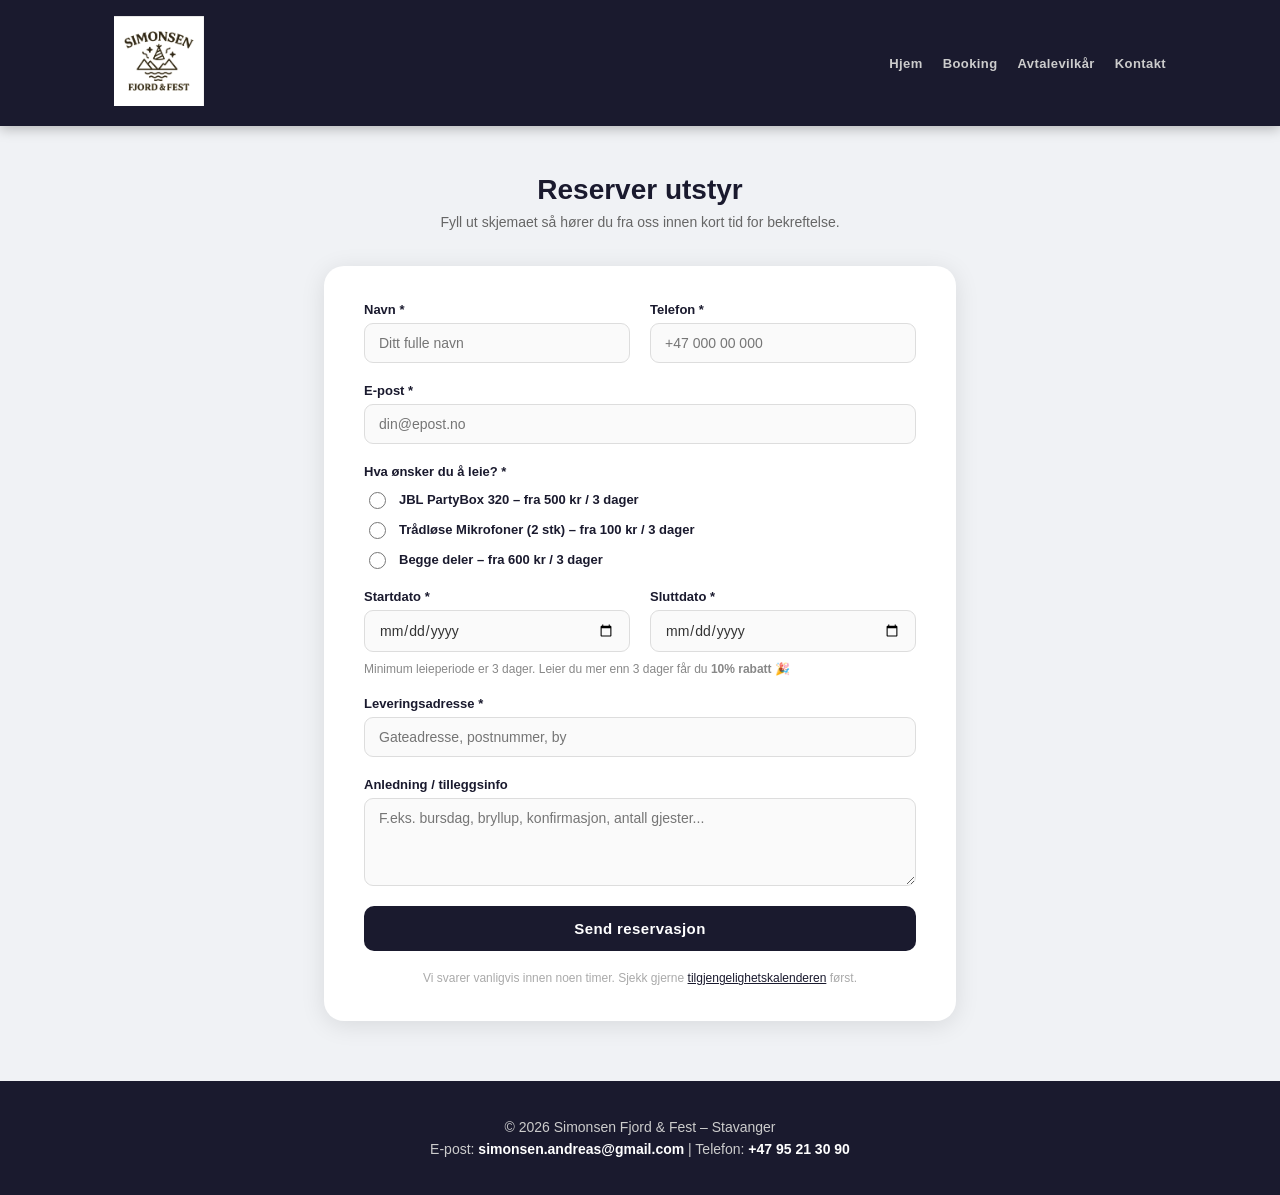
<file: booking.html>
<!DOCTYPE html>
<html lang="no">

<head>
<meta charset="UTF-8">
<meta name="viewport" content="width=device-width, initial-scale=1.0">
<title>Booking – Simonsen Fjord & Fest</title>
<link rel="stylesheet" href="style.css?v=105">
<link rel="icon" type="image/png" href="logo.png">
</head>

<body>

<header>
<div class="header-container">
<a href="index.html">
    <img src="logo.png" alt="Simonsen Fjord & Fest logo" class="logo">
</a>
<nav id="hoved-nav">
    <a href="index.html">Hjem</a>
    <a href="booking.html">Booking</a>
    <a href="vilkar.html">Avtalevilkår</a>
    <a href="index.html#kontakt">Kontakt</a>
    <button class="hamburger" id="hamburger" aria-label="Åpne meny" onclick="toggleMeny()">
        <span></span><span></span><span></span>
    </button>
</nav>
</div>
</header>

<div class="mobil-meny" id="mobil-meny">
<a href="index.html" onclick="lukkMeny()">Hjem</a>
<a href="booking.html" onclick="lukkMeny()">Booking</a>
<a href="vilkar.html" onclick="lukkMeny()">Avtalevilkår</a>
<a href="index.html#kontakt" onclick="lukkMeny()">Kontakt</a>
</div>

<main>
<section class="booking-side">
<h1>Reserver utstyr</h1>
<p class="booking-ingress">Fyll ut skjemaet så hører du fra oss innen kort tid for bekreftelse.</p>

<form class="booking-form" id="bookingForm" onsubmit="sendBooking(event)">

    <div id="feilMelding" style="display:none;background:#fff0f0;border:1px solid #fcc;border-radius:8px;padding:10px 14px;font-size:13px;color:#c00;"></div>

    <div class="form-rad">
        <div class="form-felt">
            <label for="navn">Navn *</label>
            <input type="text" id="navn" name="navn" placeholder="Ditt fulle navn" required>
        </div>
        <div class="form-felt">
            <label for="telefon">Telefon *</label>
            <input type="tel" id="telefon" name="telefon" placeholder="+47 000 00 000" required>
        </div>
    </div>

    <div class="form-felt">
        <label for="epost">E-post *</label>
        <input type="email" id="epost" name="epost" placeholder="din@epost.no" required>
    </div>

    <div class="form-felt">
        <label>Hva ønsker du å leie? *</label>
        <div class="radio-gruppe">
            <label class="radio-valg">
                <input type="radio" name="utstyr" value="JBL PartyBox 320" required onchange="beregnPris()">
                JBL PartyBox 320 – fra 500 kr / 3 dager
            </label>
            <label class="radio-valg">
                <input type="radio" name="utstyr" value="Trådløse Mikrofoner (2 stk)" onchange="beregnPris()">
                Trådløse Mikrofoner (2 stk) – fra 100 kr / 3 dager
            </label>
            <label class="radio-valg">
                <input type="radio" name="utstyr" value="Begge deler" onchange="beregnPris()">
                Begge deler – fra 600 kr / 3 dager
            </label>
        </div>
    </div>

    <div class="form-rad">
        <div class="form-felt">
            <label for="startdato">Startdato *</label>
            <input type="date" id="startdato" name="startdato" required onchange="oppdaterMinSluttdato()">
        </div>
        <div class="form-felt">
            <label for="sluttdato">Sluttdato *</label>
            <input type="date" id="sluttdato" name="sluttdato" required onchange="beregnPris()">
        </div>
    </div>

    <p class="dato-merknad">Minimum leieperiode er 3 dager. Leier du mer enn 3 dager får du <strong>10% rabatt</strong> 🎉</p>

    <div id="pris-boks" class="pris-boks" style="display:none;">
        <div class="pris-linje"><span id="pris-utstyr"></span></div>
        <div class="pris-linje pris-detalj"><span id="pris-dager"></span></div>
        <div class="pris-linje pris-detalj" id="rabatt-linje" style="display:none; color:#28a745;">
            <span id="pris-rabatt"></span>
        </div>
        <div class="pris-total">Estimert pris: <strong id="pris-sum"></strong></div>
        <p class="pris-merknad">Endelig pris bekreftes når vi tar kontakt.</p>
    </div>

    <div class="form-felt">
        <label for="adresse">Leveringsadresse *</label>
        <input type="text" id="adresse" name="adresse" placeholder="Gateadresse, postnummer, by" required>
    </div>

    <div class="form-felt">
        <label for="melding">Anledning / tilleggsinfo</label>
        <textarea id="melding" name="melding" rows="4"
            placeholder="F.eks. bursdag, bryllup, konfirmasjon, antall gjester..."></textarea>
    </div>

    <button type="submit" class="send-btn" id="sendBtn">Send reservasjon</button>

    <p class="form-merknad">
        Vi svarer vanligvis innen noen timer. Sjekk gjerne
        <a href="index.html#kalender">tilgjengelighetskalenderen</a> først.
    </p>
</form>
</section>
</main>

<footer id="kontakt">
<p>© 2026 Simonsen Fjord & Fest – Stavanger</p>
<p>E-post: <a href="mailto:simonsen.andreas@gmail.com">simonsen.andreas@gmail.com</a> | Telefon: <a href="tel:+4795213090">+47 95 21 30 90</a></p>
</footer>

<script>
    /* ── Hamburger ── */
    function toggleMeny() {
        document.getElementById('mobil-meny').classList.toggle('aapen');
        document.getElementById('hamburger').classList.toggle('aapen');
    }
    function lukkMeny() {
        document.getElementById('mobil-meny').classList.remove('aapen');
        document.getElementById('hamburger').classList.remove('aapen');
    }
    document.addEventListener('click', function(e) {
        const meny = document.getElementById('mobil-meny');
        const btn  = document.getElementById('hamburger');
        if (meny.classList.contains('aapen') && !meny.contains(e.target) && !btn.contains(e.target)) lukkMeny();
    });

    /* ── Prisberegning ── */
    const priser = {
        "JBL PartyBox 320":            { helg: 500, uke: 800 },
        "Trådløse Mikrofoner (2 stk)": { helg: 100, uke: 150 },
        "Begge deler":                 { helg: 600, uke: 950 }
    };

    let beregnetPris = "";

    window.addEventListener('DOMContentLoaded', function() {
        const idag = new Date().toISOString().split('T')[0];
        document.getElementById('startdato').min = idag;
    });

    function oppdaterMinSluttdato() {
        const startVerdi = document.getElementById('startdato').value;
        if (!startVerdi) return;
        const start = new Date(startVerdi);
        start.setDate(start.getDate() + 3);
        const minSluttdato = start.toISOString().split('T')[0];
        const sluttFelt = document.getElementById('sluttdato');
        sluttFelt.min = minSluttdato;
        if (sluttFelt.value && sluttFelt.value < minSluttdato) sluttFelt.value = minSluttdato;
        beregnPris();
    }

    function beregnPris() {
        const utstyr = document.querySelector('input[name="utstyr"]:checked');
        const start  = document.getElementById('startdato').value;
        const slutt  = document.getElementById('sluttdato').value;
        const boks   = document.getElementById('pris-boks');
        if (!utstyr || !start || !slutt) { boks.style.display = 'none'; return; }
        const dager = Math.round((new Date(slutt) - new Date(start)) / (1000 * 60 * 60 * 24));
        if (dager < 1) { boks.style.display = 'none'; return; }
        const p = priser[utstyr.value];
        const dagsprisHelg = Math.round(p.helg / 3);
        const dagsprisUke  = Math.round(p.uke  / 7);
        let totalPris, periodeText;
        if (dager <= 3) {
            totalPris   = p.helg;
            periodeText = `${dager} dag${dager > 1 ? 'er' : ''} — grunnpris`;
        } else if (dager <= 7) {
            const beregnet = p.helg + (dager - 3) * dagsprisHelg;
            totalPris = Math.min(beregnet, p.uke);
            if (totalPris === p.uke) {
                periodeText = `${dager} dager — ukespris`;
            } else {
                const ekstra = dager - 3;
                periodeText = `3 dager (${p.helg} kr) + ${ekstra} ekstra dag${ekstra > 1 ? 'er' : ''} (${ekstra} × ${dagsprisHelg} kr)`;
            }
        } else {
            const ekstra = dager - 7;
            totalPris   = p.uke + ekstra * dagsprisUke;
            periodeText = `Ukespris (${p.uke} kr) + ${ekstra} ekstra dag${ekstra > 1 ? 'er' : ''} (${ekstra} × ${dagsprisUke} kr)`;
        }
        const rabattLinje = document.getElementById('rabatt-linje');
        const prisRabatt  = document.getElementById('pris-rabatt');
        if (dager > 3) {
            const rabatt = Math.round(totalPris * 0.10);
            totalPris    = Math.round(totalPris * 0.90);
            prisRabatt.textContent   = `10% rabatt (−${rabatt.toLocaleString('no-NO')} kr)`;
            rabattLinje.style.display = 'block';
        } else {
            rabattLinje.style.display = 'none';
        }
        beregnetPris = `${totalPris.toLocaleString('no-NO')} kr (${periodeText}${dager > 3 ? ', inkl. 10% rabatt' : ''})`;
        document.getElementById('pris-utstyr').textContent = utstyr.value;
        document.getElementById('pris-dager').textContent  = periodeText;
        document.getElementById('pris-sum').textContent    = totalPris.toLocaleString('no-NO') + ' kr';
        boks.style.display = 'block';
    }

    /* ── Send bestilling til API ── */
    async function sendBooking(e) {
        e.preventDefault();
        const btn  = document.getElementById('sendBtn');
        const feil = document.getElementById('feilMelding');
        feil.style.display = 'none';
        btn.disabled    = true;
        btn.textContent = 'Sender...';

        const utstyrEl = document.querySelector('input[name="utstyr"]:checked');
        const body = {
            customerName:    document.getElementById('navn').value.trim(),
            customerEmail:   document.getElementById('epost').value.trim(),
            customerPhone:   document.getElementById('telefon').value.trim(),
            equipment:       utstyrEl ? utstyrEl.value : '',
            startDate:       document.getElementById('startdato').value,
            endDate:         document.getElementById('sluttdato').value,
            deliveryAddress: document.getElementById('adresse').value.trim(),
            message:         document.getElementById('melding').value.trim() || null,
            estimatedPrice:  beregnetPris || null,
        };

        try {
            const r = await fetch('https://simonsen-utleie-format.replit.app/api/orders', {
                method:  'POST',
                headers: { 'Content-Type': 'application/json' },
                body:    JSON.stringify(body),
            });
            if (!r.ok) throw new Error();
            window.location.href = 'takk.html';
        } catch {
            feil.textContent    = 'Noe gikk galt. Prøv igjen eller send e-post direkte til simonsen.andreas@gmail.com';
            feil.style.display  = 'block';
            feil.scrollIntoView({ behavior: 'smooth', block: 'nearest' });
            btn.disabled    = false;
            btn.textContent = 'Send reservasjon';
        }
    }
</script>

</body>
</html>
</file>
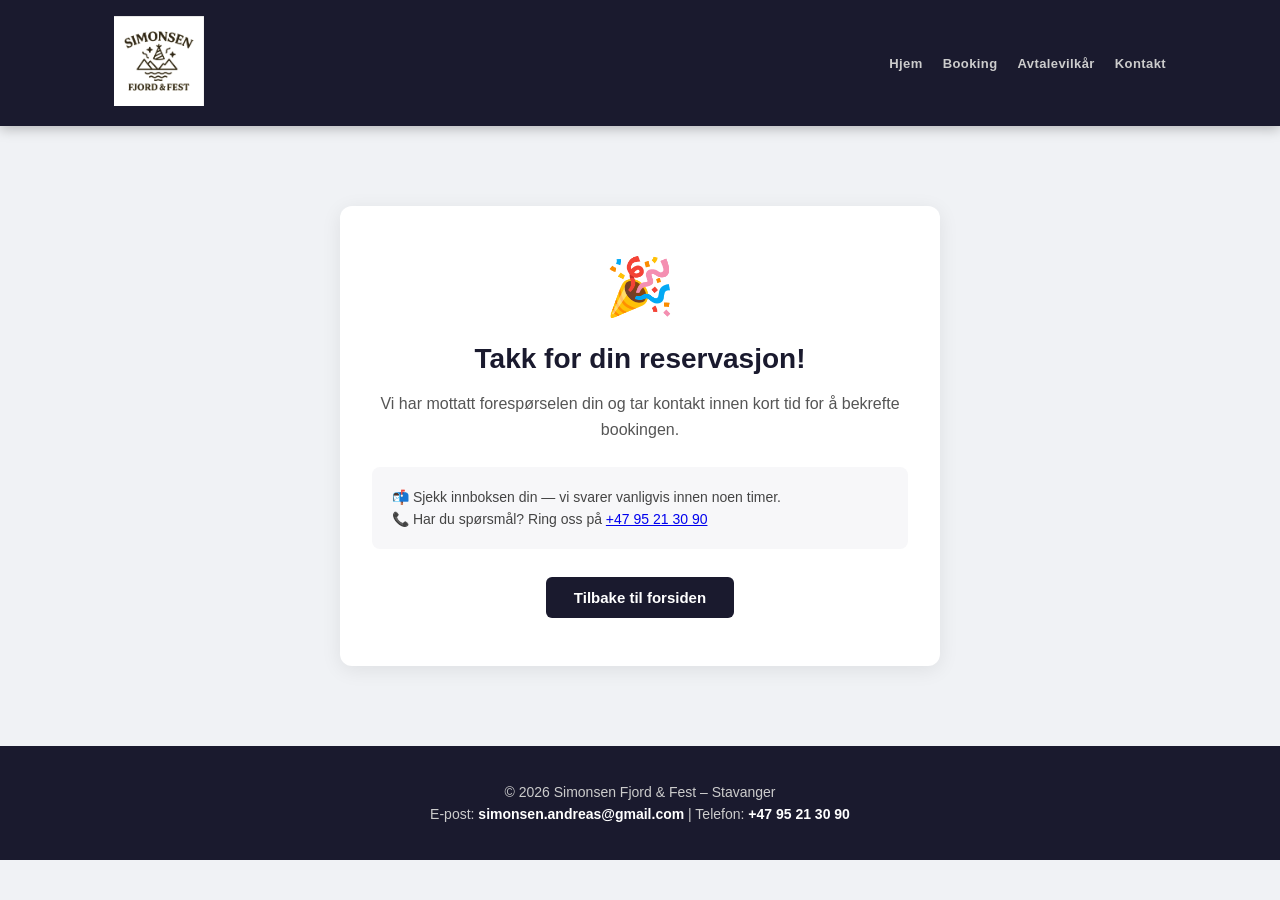
<file: takk.html>
<!DOCTYPE html>
<html lang="no">

<head>
    <meta charset="UTF-8">
    <meta name="viewport" content="width=device-width, initial-scale=1.0">
    <title>Takk for din reservasjon – Simonsen Fjord & Fest</title>
    <link rel="stylesheet" href="style.css?v=105">
    <link rel="icon" type="image/png" href="logo.png">
</head>

<body>

<header>
    <div class="header-container">
        <a href="index.html">
            <img src="logo.png" alt="Simonsen Fjord & Fest logo" class="logo">
        </a>
        <nav id="hoved-nav">
            <a href="index.html">Hjem</a>
            <a href="booking.html">Booking</a>
            <a href="vilkar.html">Avtalevilkår</a>
            <a href="index.html#kontakt">Kontakt</a>
            <button class="hamburger" id="hamburger" aria-label="Åpne meny" onclick="toggleMeny()">
                <span></span><span></span><span></span>
            </button>
        </nav>
    </div>
</header>

<div class="mobil-meny" id="mobil-meny">
    <a href="index.html" onclick="lukkMeny()">Hjem</a>
    <a href="booking.html" onclick="lukkMeny()">Booking</a>
    <a href="vilkar.html" onclick="lukkMeny()">Avtalevilkår</a>
    <a href="index.html#kontakt" onclick="lukkMeny()">Kontakt</a>
</div>

<main>
    <section class="takk-side">
        <div class="takk-ikon">🎉</div>
        <h1>Takk for din reservasjon!</h1>
        <p class="takk-tekst">
            Vi har mottatt forespørselen din og tar kontakt innen kort tid for å bekrefte bookingen.
        </p>
        <div class="takk-detaljer">
            <p>📬 Sjekk innboksen din — vi svarer vanligvis innen noen timer.</p>
            <p>📞 Har du spørsmål? Ring oss på <a href="tel:+4795213090">+47 95 21 30 90</a></p>
        </div>
        <a href="index.html" class="takk-hjem-btn">Tilbake til forsiden</a>
    </section>
</main>

<footer id="kontakt">
    <p>© 2026 Simonsen Fjord & Fest – Stavanger</p>
    <p>E-post: <a href="mailto:simonsen.andreas@gmail.com">simonsen.andreas@gmail.com</a> | Telefon: <a href="tel:+4795213090">+47 95 21 30 90</a></p>
</footer>

<script>
    function toggleMeny() {
        document.getElementById('mobil-meny').classList.toggle('aapen');
        document.getElementById('hamburger').classList.toggle('aapen');
    }
    function lukkMeny() {
        document.getElementById('mobil-meny').classList.remove('aapen');
        document.getElementById('hamburger').classList.remove('aapen');
    }
    document.addEventListener('click', function (e) {
        const meny = document.getElementById('mobil-meny');
        const btn  = document.getElementById('hamburger');
        if (meny.classList.contains('aapen') && !meny.contains(e.target) && !btn.contains(e.target)) {
            lukkMeny();
        }
    });
</script>

</body>
</html>
</file>
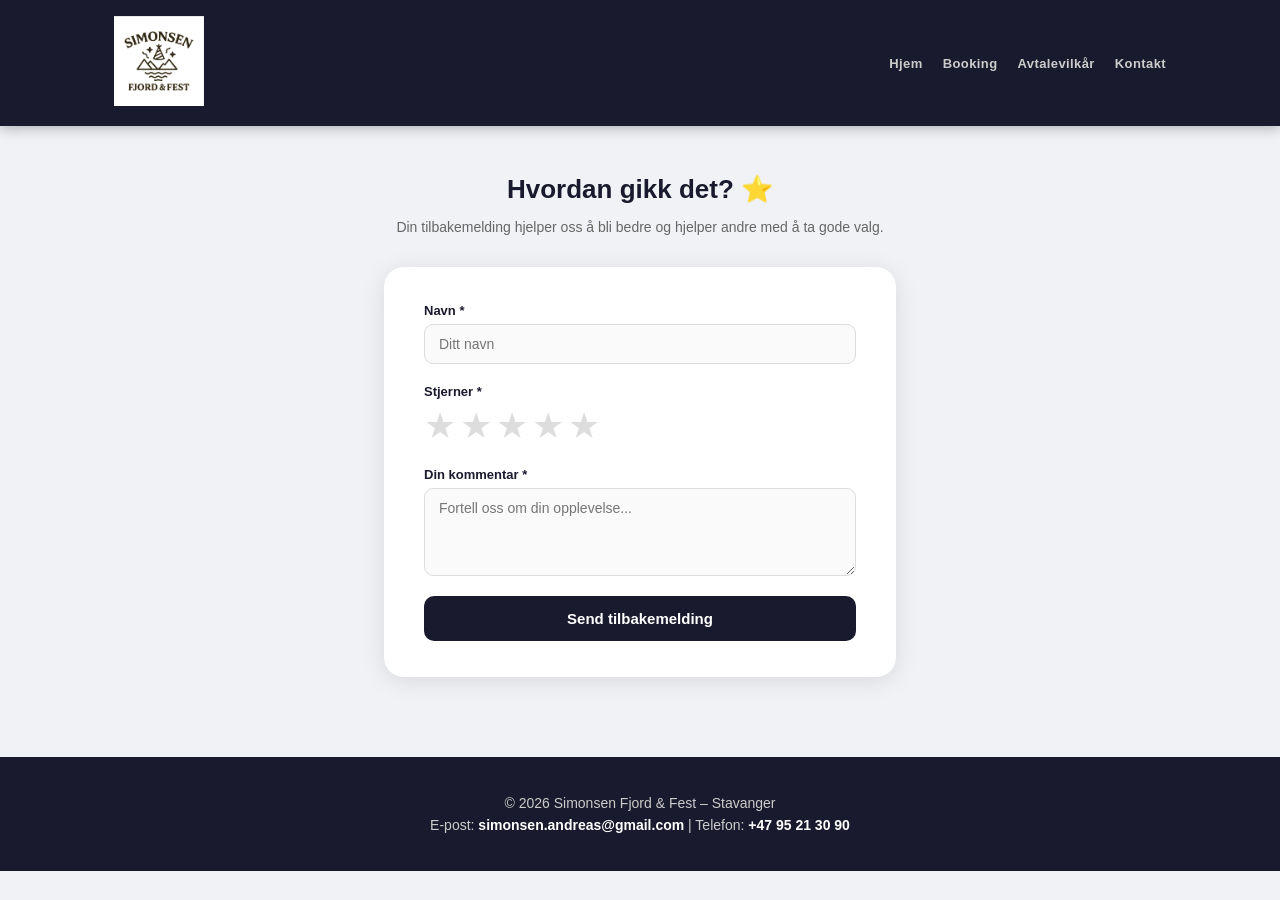
<file: tilbakemelding.html>
<!DOCTYPE html>
<html lang="no">

<head>
<meta charset="UTF-8">
<meta name="viewport" content="width=device-width, initial-scale=1.0">
<title>Gi tilbakemelding – Simonsen Fjord & Fest</title>
<link rel="stylesheet" href="style.css?v=105">
<link rel="icon" type="image/png" href="logo.png">
<style>
.tilbakemelding-wrapper {
    max-width: 560px;
    margin: 48px auto 80px;
    padding: 0 24px;
}
.tilbakemelding-wrapper h1 {
    font-size: 26px;
    font-weight: 700;
    color: #1a1a2e;
    margin-bottom: 8px;
    text-align: center;
}
.tilbakemelding-ingress {
    text-align: center;
    color: #666;
    font-size: 14px;
    margin-bottom: 32px;
}
.tb-form {
    background: #fff;
    border-radius: 20px;
    padding: 36px 40px;
    box-shadow: 0 4px 24px rgba(0,0,0,0.10);
    display: flex;
    flex-direction: column;
    gap: 20px;
}
.tb-felt {
    display: flex;
    flex-direction: column;
    gap: 6px;
}
.tb-felt label {
    font-size: 13px;
    font-weight: 700;
    color: #1a1a2e;
}
.tb-felt input,
.tb-felt textarea {
    padding: 11px 14px;
    border: 1.5px solid #ddd;
    border-radius: 9px;
    font-size: 14px;
    color: #333;
    background: #fafafa;
    font-family: inherit;
    width: 100%;
    box-sizing: border-box;
    transition: border-color .2s;
}
.tb-felt input:focus,
.tb-felt textarea:focus {
    outline: none;
    border-color: #1a1a2e;
    background: #fff;
}
/* Star rating */
.stjerne-gruppe {
    display: flex;
    flex-direction: row-reverse;
    justify-content: flex-end;
    gap: 4px;
}
.stjerne-gruppe input { display: none; }
.stjerne-gruppe label {
    font-size: 36px;
    color: #ddd;
    cursor: pointer;
    transition: color .15s;
    font-weight: normal;
}
.stjerne-gruppe label:hover,
.stjerne-gruppe label:hover ~ label,
.stjerne-gruppe input:checked ~ label {
    color: #f5a623;
}
.tb-send-btn {
    width: 100%;
    padding: 14px 0;
    background: #1a1a2e;
    color: #fff;
    border: none;
    border-radius: 10px;
    font-size: 15px;
    font-weight: 700;
    cursor: pointer;
    transition: background .2s;
}
.tb-send-btn:hover { background: #2e2e50; }
.tb-send-btn:disabled { opacity: .5; cursor: not-allowed; }
.tb-suksess {
    display: none;
    text-align: center;
    padding: 40px 20px;
}
.tb-suksess .takk-ikon { font-size: 56px; margin-bottom: 12px; }
.feil-melding {
    background: #fff0f0;
    border: 1px solid #fcc;
    border-radius: 8px;
    padding: 10px 14px;
    font-size: 13px;
    color: #c00;
    display: none;
}
@media (max-width: 500px) {
    .tb-form { padding: 24px 20px; }
}
</style>
</head>

<body>

<header>
<div class="header-container">
<a href="index.html">
    <img src="logo.png" alt="Simonsen Fjord & Fest logo" class="logo">
</a>
<nav id="hoved-nav">
    <a href="index.html">Hjem</a>
    <a href="booking.html">Booking</a>
    <a href="vilkar.html">Avtalevilkår</a>
    <a href="index.html#kontakt">Kontakt</a>
    <button class="hamburger" id="hamburger" aria-label="Åpne meny" onclick="toggleMeny()">
        <span></span><span></span><span></span>
    </button>
</nav>
</div>
</header>

<div class="mobil-meny" id="mobil-meny">
<a href="index.html" onclick="lukkMeny()">Hjem</a>
<a href="booking.html" onclick="lukkMeny()">Booking</a>
<a href="vilkar.html" onclick="lukkMeny()">Avtalevilkår</a>
<a href="index.html#kontakt" onclick="lukkMeny()">Kontakt</a>
</div>

<main>
<div class="tilbakemelding-wrapper">
    <h1>Hvordan gikk det? ⭐</h1>
    <p class="tilbakemelding-ingress">Din tilbakemelding hjelper oss å bli bedre og hjelper andre med å ta gode valg.</p>

    <div class="tb-form" id="tbForm">
        <div id="feilMelding" class="feil-melding"></div>

        <div class="tb-felt">
            <label>Navn *</label>
            <input type="text" id="tb-navn" placeholder="Ditt navn" required>
        </div>

        <div class="tb-felt">
            <label>Stjerner *</label>
            <div class="stjerne-gruppe">
                <input type="radio" name="rating" id="s5" value="5">
                <label for="s5" title="5 stjerner">★</label>
                <input type="radio" name="rating" id="s4" value="4">
                <label for="s4" title="4 stjerner">★</label>
                <input type="radio" name="rating" id="s3" value="3">
                <label for="s3" title="3 stjerner">★</label>
                <input type="radio" name="rating" id="s2" value="2">
                <label for="s2" title="2 stjerner">★</label>
                <input type="radio" name="rating" id="s1" value="1">
                <label for="s1" title="1 stjerne">★</label>
            </div>
        </div>

        <div class="tb-felt">
            <label>Din kommentar *</label>
            <textarea id="tb-kommentar" rows="4" placeholder="Fortell oss om din opplevelse..."></textarea>
        </div>

        <button type="button" class="tb-send-btn" id="tbSendBtn" onclick="sendTilbakemelding()">
            Send tilbakemelding
        </button>
    </div>

    <div class="tb-suksess" id="tbSuksess">
        <div class="takk-ikon">🎉</div>
        <h2 style="color:#1a1a2e;font-size:22px;margin-bottom:8px;">Tusen takk!</h2>
        <p style="color:#666;font-size:15px;margin-bottom:24px;">Vi setter stor pris på tilbakemeldingen din.</p>
        <a href="index.html" class="takk-hjem-btn">Tilbake til forsiden</a>
    </div>
</div>
</main>

<footer id="kontakt">
<p>© 2026 Simonsen Fjord & Fest – Stavanger</p>
<p>E-post: <a href="mailto:simonsen.andreas@gmail.com">simonsen.andreas@gmail.com</a> | Telefon: <a href="tel:+4795213090">+47 95 21 30 90</a></p>
</footer>

<script>
    /* ── Hamburger ── */
    function toggleMeny() {
        document.getElementById('mobil-meny').classList.toggle('aapen');
        document.getElementById('hamburger').classList.toggle('aapen');
    }
    function lukkMeny() {
        document.getElementById('mobil-meny').classList.remove('aapen');
        document.getElementById('hamburger').classList.remove('aapen');
    }
    document.addEventListener('click', function(e) {
        const meny = document.getElementById('mobil-meny');
        const btn  = document.getElementById('hamburger');
        if (meny.classList.contains('aapen') && !meny.contains(e.target) && !btn.contains(e.target)) lukkMeny();
    });

    /* ── Les orderId fra URL ── */
    const urlParams = new URLSearchParams(window.location.search);
    const orderId   = parseInt(urlParams.get('ref') ?? '0', 10) || null;

    async function sendTilbakemelding() {
        const navn      = document.getElementById('tb-navn').value.trim();
        const kommentar = document.getElementById('tb-kommentar').value.trim();
        const ratingEl  = document.querySelector('input[name="rating"]:checked');
        const feil      = document.getElementById('feilMelding');
        const btn       = document.getElementById('tbSendBtn');

        feil.style.display = 'none';

        if (!navn) { vis_feil('Fyll inn ditt navn.'); return; }
        if (!ratingEl) { vis_feil('Velg antall stjerner.'); return; }
        if (!kommentar) { vis_feil('Skriv en kommentar.'); return; }

        btn.disabled = true;
        btn.textContent = 'Sender...';

        try {
            const r = await fetch('https://simonsen-utleie-format.replit.app/api/reviews', {
                method: 'POST',
                headers: { 'Content-Type': 'application/json' },
                body: JSON.stringify({
                    customerName: navn,
                    rating:       parseInt(ratingEl.value, 10),
                    comment:      kommentar,
                    orderId:      orderId,
                }),
            });
            if (!r.ok) throw new Error();
            document.getElementById('tbForm').style.display    = 'none';
            document.getElementById('tbSuksess').style.display = 'block';
        } catch {
            vis_feil('Noe gikk galt. Prøv igjen eller kontakt oss direkte.');
            btn.disabled = false;
            btn.textContent = 'Send tilbakemelding';
        }
    }

    function vis_feil(tekst) {
        const el = document.getElementById('feilMelding');
        el.textContent = tekst;
        el.style.display = 'block';
        el.scrollIntoView({ behavior: 'smooth', block: 'nearest' });
    }
</script>

</body>
</html>
</file>
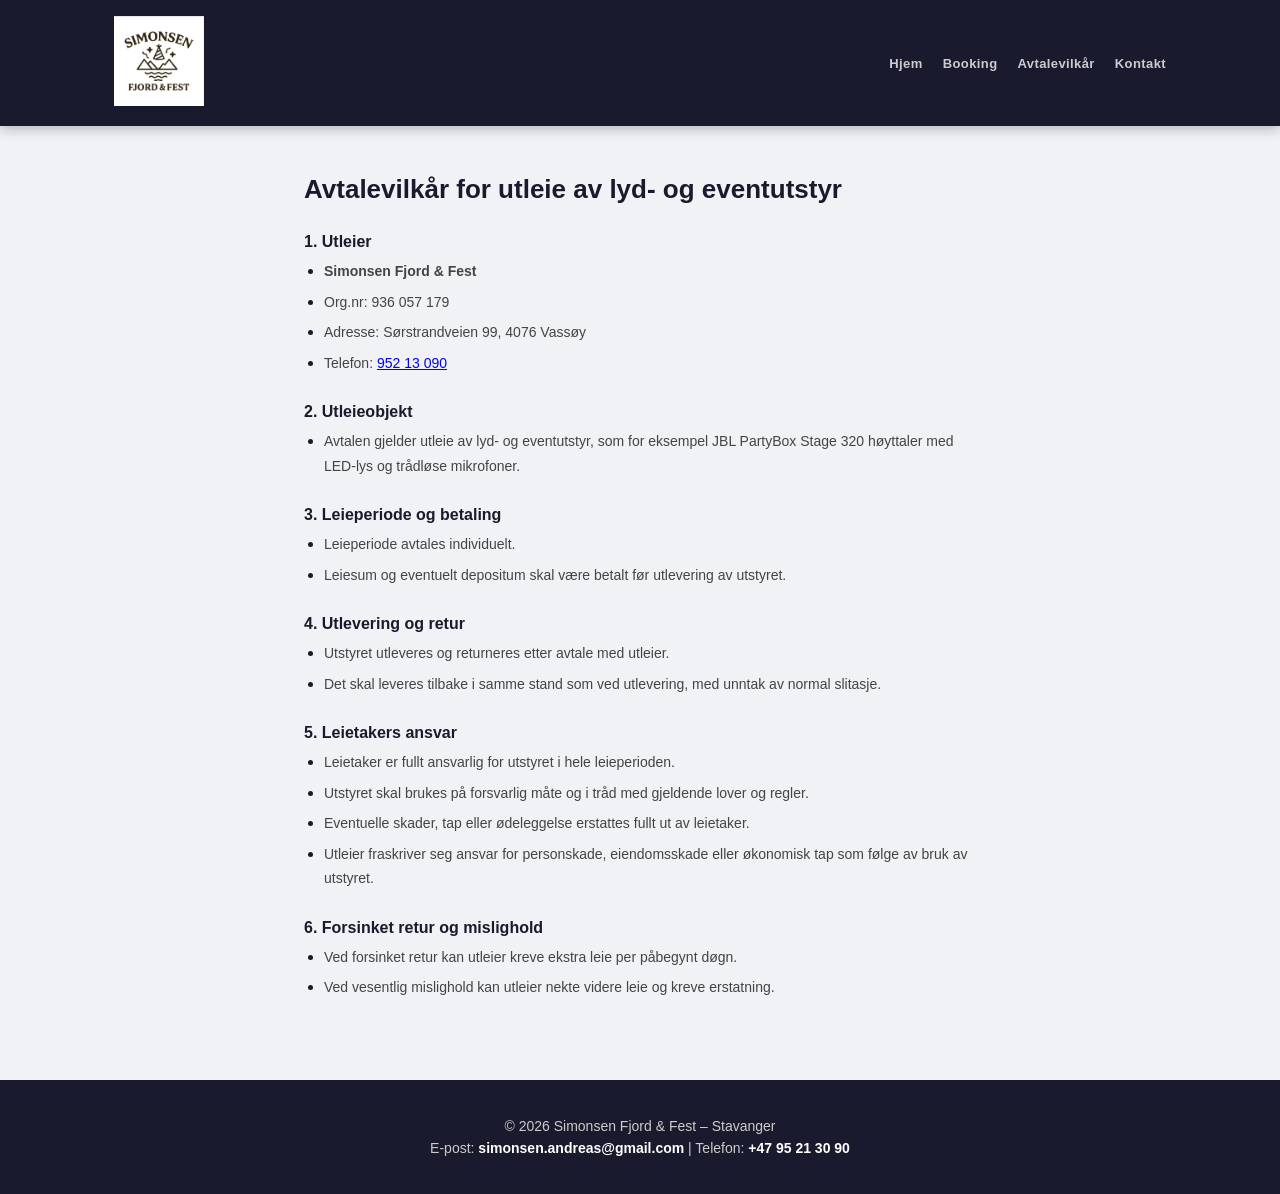
<file: vilkar.html>
<!DOCTYPE html>
<html lang="no">
<head>
    <meta charset="UTF-8">
    <meta name="viewport" content="width=device-width, initial-scale=1.0">
    <title>Avtalevilkår – Simonsen Fjord & Fest</title>
    <link rel="stylesheet" href="style.css?v=105">
    <link rel="icon" type="image/png" href="logo.png">
</head>

<body>

<header>
    <div class="header-container">
        <a href="index.html">
            <img src="logo.png" alt="Simonsen Fjord & Fest logo" class="logo">
        </a>
        <nav id="hoved-nav">
            <a href="index.html">Hjem</a>
            <a href="booking.html">Booking</a>
            <a href="vilkar.html">Avtalevilkår</a>
            <a href="index.html#kontakt">Kontakt</a>
            <button class="hamburger" id="hamburger" aria-label="Åpne meny" onclick="toggleMeny()">
                <span></span><span></span><span></span>
            </button>
        </nav>
    </div>
</header>

<div class="mobil-meny" id="mobil-meny">
    <a href="index.html" onclick="lukkMeny()">Hjem</a>
    <a href="booking.html" onclick="lukkMeny()">Booking</a>
    <a href="vilkar.html" onclick="lukkMeny()">Avtalevilkår</a>
    <a href="index.html#kontakt" onclick="lukkMeny()">Kontakt</a>
</div>

<section class="vilkar">
    <h1>Avtalevilkår for utleie av lyd- og eventutstyr</h1>

    <h2>1. Utleier</h2>
    <ul>
        <li><strong>Simonsen Fjord & Fest</strong></li>
        <li>Org.nr: 936 057 179</li>
        <li>Adresse: Sørstrandveien 99, 4076 Vassøy</li>
        <li>Telefon: <a href="tel:+4795213090">952 13 090</a></li>
    </ul>

    <h2>2. Utleieobjekt</h2>
    <ul>
        <li>Avtalen gjelder utleie av lyd- og eventutstyr, som for eksempel JBL PartyBox Stage 320 høyttaler med LED-lys og trådløse mikrofoner.</li>
    </ul>

    <h2>3. Leieperiode og betaling</h2>
    <ul>
        <li>Leieperiode avtales individuelt.</li>
        <li>Leiesum og eventuelt depositum skal være betalt før utlevering av utstyret.</li>
    </ul>

    <h2>4. Utlevering og retur</h2>
    <ul>
        <li>Utstyret utleveres og returneres etter avtale med utleier.</li>
        <li>Det skal leveres tilbake i samme stand som ved utlevering, med unntak av normal slitasje.</li>
    </ul>

    <h2>5. Leietakers ansvar</h2>
    <ul>
        <li>Leietaker er fullt ansvarlig for utstyret i hele leieperioden.</li>
        <li>Utstyret skal brukes på forsvarlig måte og i tråd med gjeldende lover og regler.</li>
        <li>Eventuelle skader, tap eller ødeleggelse erstattes fullt ut av leietaker.</li>
        <li>Utleier fraskriver seg ansvar for personskade, eiendomsskade eller økonomisk tap som følge av bruk av utstyret.</li>
    </ul>

    <h2>6. Forsinket retur og mislighold</h2>
    <ul>
        <li>Ved forsinket retur kan utleier kreve ekstra leie per påbegynt døgn.</li>
        <li>Ved vesentlig mislighold kan utleier nekte videre leie og kreve erstatning.</li>
    </ul>

</section>

<footer id="kontakt">
    <p>© 2026 Simonsen Fjord & Fest – Stavanger</p>
    <p>E-post: <a href="mailto:simonsen.andreas@gmail.com">simonsen.andreas@gmail.com</a> | Telefon: <a href="tel:+4795213090">+47 95 21 30 90</a></p>
</footer>

<script>
    function toggleMeny() {
        document.getElementById('mobil-meny').classList.toggle('aapen');
        document.getElementById('hamburger').classList.toggle('aapen');
    }
    function lukkMeny() {
        document.getElementById('mobil-meny').classList.remove('aapen');
        document.getElementById('hamburger').classList.remove('aapen');
    }
    document.addEventListener('click', function (e) {
        const meny = document.getElementById('mobil-meny');
        const btn  = document.getElementById('hamburger');
        if (meny.classList.contains('aapen') && !meny.contains(e.target) && !btn.contains(e.target)) {
            lukkMeny();
        }
    });
</script>

</body>
</html>
</file>
<file: style.css>
/* ====== GLOBALT ====== */
* {
    box-sizing: border-box;
}

body {
    margin: 0;
    font-family: 'Segoe UI', Arial, sans-serif;
    background: #f0f2f5;
    color: #222;
}

/* ====== HEADER ====== */
header {
    background: #1a1a2e;
    padding: 16px 0;
    box-shadow: 0 3px 12px rgba(0, 0, 0, 0.25);
    margin-bottom: 40px;
    position: sticky;
    top: 0;
    z-index: 1000;
}

.header-container {
    max-width: 1100px;
    margin: 0 auto;
    padding: 0 24px;
    display: flex;
    justify-content: space-between;
    align-items: center;
}

.logo {
    width: 90px;
    height: auto;
}

/* ====== NAV ====== */
nav {
    display: flex;
    align-items: center;
}

nav a {
    margin-left: 20px;
    text-decoration: none;
    color: #ccc;
    font-weight: 600;
    font-size: 13px;
    letter-spacing: 0.4px;
    transition: color 0.2s;
}

nav a:hover {
    color: #ffffff;
}

/* ====== RADER (innhold-wrapper) ====== */
.rad {
    max-width: 1100px;
    margin: 0 auto 40px auto;
    padding: 0 24px;
}

/* RAD 1: Produkter + Kalender */
.topp-rad {
    display: grid;
    grid-template-columns: 1fr 1fr;
    gap: 24px;
    align-items: start;
}

/* RAD 3: Anmeldelser + FAQ */
.bunn-rad {
    display: grid;
    grid-template-columns: 1fr 1fr;
    gap: 24px;
    align-items: start;
}

/* ====== SEKSJONSOVERSKRIFTER ====== */
section h2 {
    font-size: 22px;
    font-weight: 700;
    color: #1a1a2e;
    margin-top: 0;
    margin-bottom: 16px;
    text-align: center;
}

/* ====== PRODUKTER ====== */
.products {
    display: grid;
    grid-template-columns: 1fr 1fr;
    gap: 16px;
    margin-bottom: 14px;
}

.product {
    background: #ffffff;
    border-radius: 16px;
    padding: 22px 16px;
    box-shadow: 0 4px 18px rgba(0, 0, 0, 0.09);
    text-align: center;
    display: flex;
    flex-direction: column;
    align-items: center;
    transition: transform 0.2s, box-shadow 0.2s;
}

.product:hover {
    transform: translateY(-4px);
    box-shadow: 0 8px 28px rgba(0, 0, 0, 0.14);
}

.product img {
    width: auto;
    max-width: 130px;
    height: 120px;
    object-fit: contain;
    margin-bottom: 12px;
}

.product h3 {
    font-size: 15px;
    font-weight: 700;
    margin: 0 0 6px 0;
    color: #1a1a2e;
}

.product p {
    margin: 2px 0;
    font-size: 13px;
    line-height: 1.5;
    color: #555;
}

.price {
    font-weight: 700;
    font-size: 13px;
    color: #1a1a2e;
}

/* ====== LEVERINGSBESKJED ====== */
.delivery-summary {
    font-size: 13px;
    font-weight: 600;
    text-align: center;
    color: #444;
    background: #fff;
    border-radius: 10px;
    padding: 10px 14px;
    box-shadow: 0 2px 8px rgba(0, 0, 0, 0.06);
}

/* ====== BESTILL-KNAPP ====== */
.bestill-btn {
    display: block;
    margin-top: 14px;
    padding: 9px 0;
    font-size: 13px;
    font-weight: 700;
    border-radius: 8px;
    border: 2px solid #1a1a2e;
    background: #fff;
    color: #1a1a2e;
    cursor: pointer;
    width: 100%;
    text-align: center;
    text-decoration: none;
    letter-spacing: 0.3px;
    transition: background 0.2s, color 0.2s;
}

.bestill-btn:hover {
    background: #1a1a2e;
    color: #fff;
}

/* ====== KALENDER ====== */
.calendar > p {
    text-align: center;
    color: #666;
    font-size: 13px;
    margin-top: -8px;
    margin-bottom: 14px;
}

#utleieKalender {
    background: #fff;
    border-radius: 16px;
    padding: 16px;
    box-shadow: 0 4px 18px rgba(0, 0, 0, 0.09);
}

/* ====== SLIK FUNGERER DET ====== */
.slik.full {
    width: 100%;
}

.slik-ingress {
    text-align: center;
    color: #666;
    font-size: 14px;
    margin-top: -8px;
    margin-bottom: 20px;
}

.slik-grid {
    display: grid;
    grid-template-columns: 1fr 1fr 1fr;
    gap: 20px;
}

.slik-steg {
    background: #fff;
    border-radius: 16px;
    padding: 28px 20px;
    box-shadow: 0 4px 18px rgba(0, 0, 0, 0.09);
    text-align: center;
    display: flex;
    flex-direction: column;
    align-items: center;
    gap: 10px;
}

.slik-ikon {
    font-size: 36px;
    line-height: 1;
}

.slik-steg h3 {
    font-size: 15px;
    font-weight: 700;
    color: #1a1a2e;
    margin: 0;
}

.slik-steg p {
    font-size: 13px;
    line-height: 1.65;
    color: #555;
    margin: 0;
}

/* ====== ANMELDELSER ====== */
.anmeldelser-kolonne {
    display: flex;
    flex-direction: column;
    gap: 14px;
}

.anmeldelse {
    background: #ffffff;
    border-radius: 16px;
    padding: 20px;
    box-shadow: 0 4px 18px rgba(0, 0, 0, 0.08);
    display: flex;
    flex-direction: column;
    gap: 8px;
}

.stjerner {
    color: #f5a623;
    font-size: 16px;
    letter-spacing: 2px;
}

.sitat {
    font-size: 13px;
    line-height: 1.65;
    color: #444;
    margin: 0;
    font-style: italic;
}

.kunde {
    font-size: 12px;
    font-weight: 700;
    color: #1a1a2e;
    margin: 0;
}

/* ====== FAQ ====== */
.faq-ingress {
    text-align: center;
    color: #666;
    font-size: 13px;
    margin-top: -8px;
    margin-bottom: 16px;
}

.faq-liste {
    display: flex;
    flex-direction: column;
    gap: 10px;
}

.faq-item {
    background: #fff;
    border-radius: 14px;
    box-shadow: 0 3px 14px rgba(0, 0, 0, 0.08);
    overflow: hidden;
}

.faq-knapp {
    width: 100%;
    display: flex;
    justify-content: space-between;
    align-items: center;
    padding: 16px 20px;
    background: none;
    border: none;
    cursor: pointer;
    text-align: left;
    gap: 12px;
    font-family: inherit;
}

.faq-knapp span:first-child {
    font-size: 14px;
    font-weight: 700;
    color: #1a1a2e;
}

.faq-ikon {
    font-size: 20px;
    color: #1a1a2e;
    font-weight: 300;
    flex-shrink: 0;
    transition: transform 0.2s;
}

.faq-item.aapen .faq-ikon {
    transform: rotate(45deg);
}

.faq-svar {
    display: none;
    margin: 0;
    padding: 0 20px 16px 20px;
    font-size: 13px;
    line-height: 1.7;
    color: #555;
}

.faq-item.aapen .faq-svar {
    display: block;
}

/* ====== FOOTER ====== */
footer {
    background: #1a1a2e;
    color: #ccc;
    padding: 32px 20px;
    text-align: center;
    font-size: 14px;
}

footer p {
    margin: 6px 0;
}

footer a {
    color: #ffffff;
    text-decoration: none;
    font-weight: 600;
}

footer a:hover {
    text-decoration: underline;
}

/* ====== BOOKING-SIDE ====== */
.booking-side {
    max-width: 680px;
    margin: 48px auto 60px auto;
    padding: 0 24px;
}

.booking-side h1 {
    text-align: center;
    font-size: 28px;
    font-weight: 700;
    color: #1a1a2e;
    margin-bottom: 8px;
}

.booking-ingress {
    text-align: center;
    color: #666;
    font-size: 14px;
    margin-top: 0;
    margin-bottom: 36px;
}

.booking-form {
    background: #fff;
    border-radius: 20px;
    padding: 36px 40px;
    box-shadow: 0 4px 24px rgba(0, 0, 0, 0.1);
    display: flex;
    flex-direction: column;
    gap: 20px;
}

.form-rad {
    display: grid;
    grid-template-columns: 1fr 1fr;
    gap: 20px;
}

.form-felt {
    display: flex;
    flex-direction: column;
    gap: 6px;
}

.form-felt label {
    font-size: 13px;
    font-weight: 700;
    color: #1a1a2e;
}

.form-felt input,
.form-felt textarea {
    padding: 11px 14px;
    border: 1.5px solid #ddd;
    border-radius: 9px;
    font-size: 14px;
    color: #333;
    background: #fafafa;
    font-family: inherit;
    transition: border-color 0.2s;
    width: 100%;
    box-sizing: border-box;
}

.form-felt input:focus,
.form-felt textarea:focus {
    outline: none;
    border-color: #1a1a2e;
    background: #fff;
}

.form-felt textarea {
    resize: vertical;
}

.radio-gruppe {
    display: flex;
    flex-direction: column;
    gap: 10px;
    margin-top: 4px;
}

.radio-valg {
    display: flex;
    align-items: center;
    gap: 10px;
    font-size: 14px;
    color: #333;
    cursor: pointer;
}

.radio-valg input[type="radio"] {
    width: 17px;
    height: 17px;
    accent-color: #1a1a2e;
    flex-shrink: 0;
    padding: 0;
    border: none;
}

.send-btn {
    width: 100%;
    padding: 14px 0;
    background: #1a1a2e;
    color: #fff;
    border: none;
    border-radius: 10px;
    font-size: 15px;
    font-weight: 700;
    cursor: pointer;
    letter-spacing: 0.4px;
    transition: background 0.2s;
}

.send-btn:hover {
    background: #2e2e50;
}

.form-merknad {
    text-align: center;
    font-size: 12px;
    color: #aaa;
    margin: 0;
}

.form-merknad a {
    color: #1a1a2e;
}

/* ====== VILKÅR-SIDE ====== */
.vilkar {
    max-width: 720px;
    margin: 48px auto 80px auto;
    padding: 0 24px;
}

.vilkar h1 {
    font-size: 26px;
    font-weight: 700;
    color: #1a1a2e;
    margin-bottom: 28px;
}

.vilkar h2 {
    font-size: 16px;
    font-weight: 700;
    color: #1a1a2e;
    margin-top: 28px;
    margin-bottom: 6px;
    text-align: left;
}

.vilkar p,
.vilkar ul {
    font-size: 14px;
    line-height: 1.75;
    color: #444;
    margin: 0 0 8px 0;
}

.vilkar ul {
    padding-left: 20px;
}
.vilkar ul {
    padding-left: 20px;
    list-style-type: disc;
}

.vilkar ul li {
    font-size: 14px;
    line-height: 1.75;
    color: #444;
    margin-bottom: 4px;
}

.vilkar ul li::marker {
    color: #1a1a2e;
    font-size: 16px;
}
/* ====== PRIS-BOKS (booking) ====== */
.pris-boks {
    background: #f4f6ff;
    border: 1.5px solid #c5cef0;
    border-radius: 12px;
    padding: 16px 20px;
}

.pris-linje {
    font-size: 14px;
    color: #333;
    margin-bottom: 4px;
}

.pris-detalj {
    font-size: 13px;
    color: #666;
}

.pris-total {
    font-size: 15px;
    font-weight: 700;
    color: #1a1a2e;
    margin-top: 10px;
    padding-top: 10px;
    border-top: 1px solid #c5cef0;
}

.pris-merknad {
    font-size: 12px;
    color: #999;
    margin: 8px 0 0 0;
}

.dato-merknad {
    font-size: 12px;
    color: #888;
    margin: -10px 0 0 0;
}

/* ====== TAKK-SIDE ====== */
.takk-side {
    max-width: 600px;
    margin: 80px auto;
    padding: 48px 32px;
    text-align: center;
    background: #fff;
    border-radius: 12px;
    box-shadow: 0 4px 20px rgba(0,0,0,0.08);
}

.takk-ikon {
    font-size: 56px;
    margin-bottom: 16px;
}

.takk-side h1 {
    font-size: 28px;
    color: #1a1a2e;
    margin-bottom: 12px;
}

.takk-tekst {
    color: #555;
    font-size: 16px;
    line-height: 1.6;
    margin-bottom: 24px;
}

.takk-detaljer {
    background: #f7f7f9;
    border-radius: 8px;
    padding: 16px 20px;
    margin-bottom: 28px;
    text-align: left;
}

.takk-detaljer p {
    margin: 6px 0;
    font-size: 14px;
    color: #444;
}

.takk-hjem-btn {
    display: inline-block;
    background: #1a1a2e;
    color: #fff;
    padding: 12px 28px;
    border-radius: 6px;
    text-decoration: none;
    font-size: 15px;
    font-weight: 600;
    transition: background 0.2s;
}

.takk-hjem-btn:hover {
    background: #2e2e50;
}

/* ====== APPLE-KALENDER ====== */
.apple-kalender {
    background: #2c2c2e;
    border-radius: 16px;
    padding: 20px;
    color: #fff;
    font-family: -apple-system, BlinkMacSystemFont, "Segoe UI", sans-serif;
    max-width: 380px;
    margin: 0 auto;
}

.kal-header {
    display: flex;
    align-items: center;
    justify-content: space-between;
    margin-bottom: 16px;
}

.kal-maaned-navn {
    font-size: 17px;
    font-weight: 700;
    color: #fff;
    letter-spacing: 0.2px;
}

.kal-nav {
    background: none;
    border: none;
    color: #aaa;
    font-size: 26px;
    cursor: pointer;
    padding: 0 8px;
    line-height: 1;
    transition: color 0.15s;
}
.kal-nav:hover { color: #fff; }

.kal-ukedager {
    display: grid;
    grid-template-columns: repeat(7, 1fr);
    margin-bottom: 8px;
}

.kal-ukedager span {
    text-align: center;
    font-size: 11px;
    font-weight: 600;
    color: #888;
    padding: 4px 0;
    text-transform: uppercase;
    letter-spacing: 0.5px;
}

.kal-grid {
    display: grid;
    grid-template-columns: repeat(7, 1fr);
    gap: 2px;
}

.kal-dag {
    aspect-ratio: 1;
    display: flex;
    align-items: center;
    justify-content: center;
    font-size: 15px;
    font-weight: 400;
    color: #fff;
    border-radius: 50%;
    cursor: default;
}

.kal-dag.tom { visibility: hidden; }

.kal-dag.idag {
    background: #0a84ff;
    color: #fff;
    font-weight: 700;
}

.kal-dag.opptatt {
    background: #ff3b30;
    color: #fff;
    font-weight: 600;
}

.kal-forklaring {
    display: flex;
    align-items: center;
    gap: 6px;
    margin-top: 14px;
    font-size: 12px;
    color: #aaa;
}

.kal-dot {
    width: 12px;
    height: 12px;
    border-radius: 50%;
    display: inline-block;
}
.kal-dot.rød  { background: #ff3b30; }
.kal-dot.blå  { background: #0a84ff; }

/* ====== HAMBURGER-MENY ====== */
.hamburger {
    display: none;
    flex-direction: column;
    justify-content: space-between;
    width: 26px;
    height: 19px;
    background: none;
    border: none;
    cursor: pointer;
    padding: 0;
    margin-left: 16px;
    z-index: 1001;
}

.hamburger span {
    display: block;
    height: 2.5px;
    background: #fff;
    border-radius: 2px;
    transition: all 0.25s ease;
    transform-origin: center;
}

.hamburger.aapen span:nth-child(1) { transform: translateY(8.5px) rotate(45deg); }
.hamburger.aapen span:nth-child(2) { opacity: 0; }
.hamburger.aapen span:nth-child(3) { transform: translateY(-8.5px) rotate(-45deg); }

.mobil-meny {
    display: none;
    flex-direction: column;
    background: #1a1a2e;
    padding: 8px 0;
    position: sticky;
    top: 60px;
    z-index: 999;
    border-top: 1px solid rgba(255,255,255,0.08);
}

.mobil-meny a {
    color: #ddd;
    text-decoration: none;
    padding: 13px 24px;
    font-size: 15px;
    font-weight: 500;
    border-bottom: 1px solid rgba(255,255,255,0.06);
    transition: background 0.15s;
}

.mobil-meny a:last-child { border-bottom: none; }
.mobil-meny a:hover { background: rgba(255,255,255,0.07); color: #fff; }

.mobil-meny.aapen { display: flex; }

/* ====== RESPONSIV (mobil) ====== */
@media (max-width: 768px) {
    #hoved-nav a { display: none; }
    .hamburger   { display: flex; }
}

@media (max-width: 700px) {
    .topp-rad,
    .bunn-rad {
        grid-template-columns: 1fr;
    }

    .products,
    .slik-grid {
        grid-template-columns: 1fr;
    }

    .booking-form {
        padding: 24px 20px;
    }

    .form-rad {
        grid-template-columns: 1fr;
    }
}
</file>
